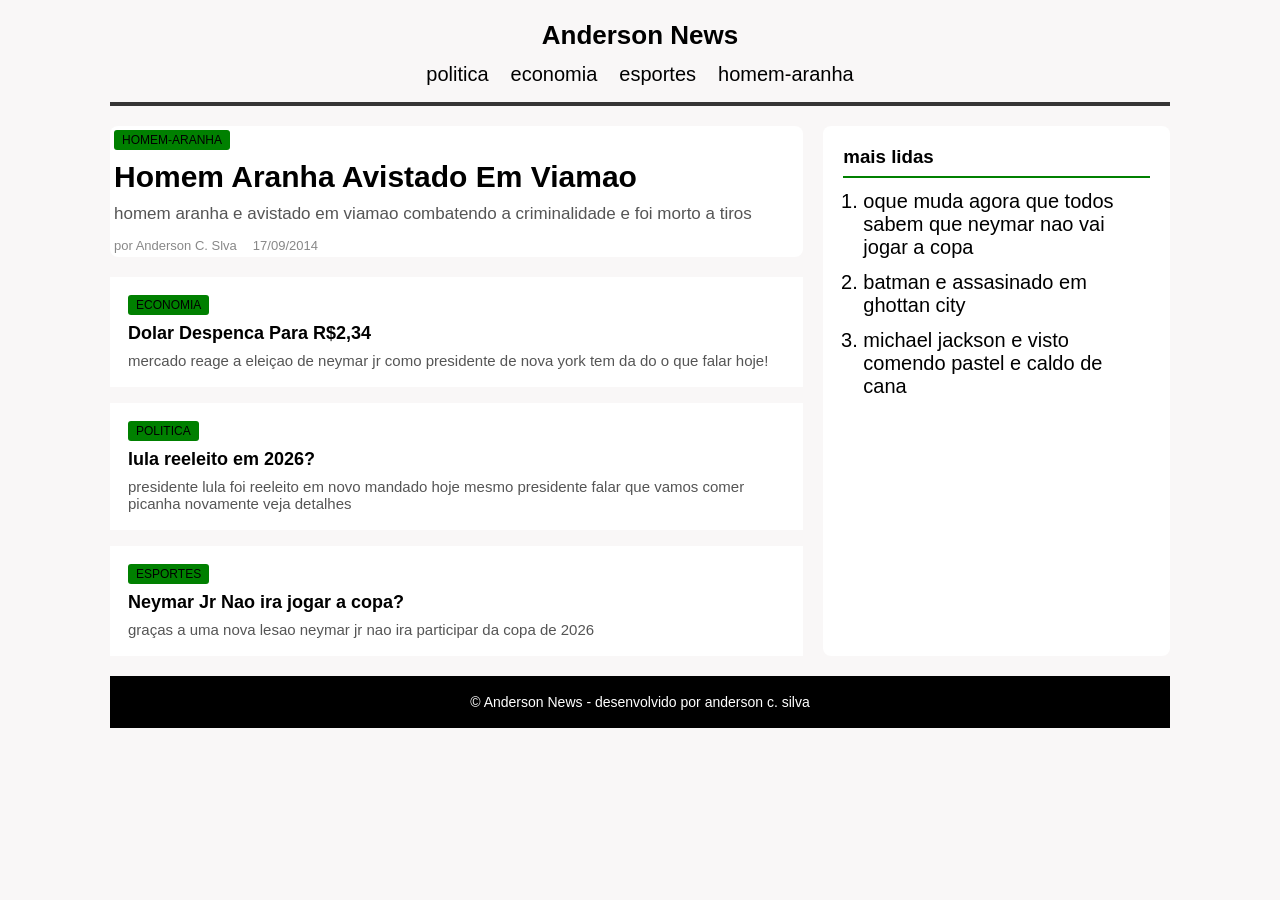
<file: aula/index.html>
<!DOCTYPE html>
<html lang="pt-BR">
<head>
    <meta charset="UTF-8">
    <meta name="viewport" content="width=device-width, initial-scale=1.0">
    <link rel="stylesheet" href="style.css">
    <title>Anderson News</title>
</head>
<body>
    <header class="cabecalho">
        <div class="logo">
            Anderson News
        </div>
        <nav class="navegacao">
            <a href="#">politica</a>
            <a href="#">economia</a>
            <a href="#">esportes</a>
            <a href="materia.html">homem-aranha</a>
        </nav>
    </header>
    <main class="principal">
        <article class="destaque">
            <span class="categoria">
                homem-aranha
            </span>
            <h1>
                Homem Aranha Avistado Em Viamao
            </h1>
            <p class="resumo">
                homem aranha e avistado em viamao combatendo a criminalidade 
                e foi morto a tiros
            </p>
            <div class="meta">
                <span>
                    por Anderson C. Slva
                </span>
                <span>
                    17/09/2014
                </span>
            </div>
        </article>

        <section class="grade-noticias">
            <article class="cartao">
                <span class="categoria">economia</span>
                <h2>Dolar Despenca Para R$2,34</h2>
                <p>mercado reage a eleiçao de neymar jr como presidente de nova york tem da do o que falar hoje!</p>
            </article>

               <article class="cartao">
                <span class="categoria">politica</span>
                <h2>lula reeleito em 2026?</h2>
                <p>presidente lula foi reeleito em novo mandado hoje mesmo presidente
                     falar que vamos comer picanha novamente veja detalhes</p>
            </article>

               <article class="cartao">
                <span class="categoria">esportes</span>
                <h2>Neymar Jr Nao ira jogar a copa?</h2>
                <p>graças a uma nova lesao neymar jr nao ira participar da copa de 2026</p>
            </article>
        </section>
    </main>

    <aside class="menu-lateral">
        <h3>mais lidas</h3>
        <ol>
            <li>oque muda agora que todos sabem que neymar nao vai jogar a copa</li>
            <li>batman e assasinado em ghottan city</li>
            <li>michael jackson e visto comendo pastel e caldo de cana</li>
        </ol>
    </aside>
    <footer class="rodape">
        <p>&copy; Anderson News - desenvolvido por anderson c. silva</p>
    </footer>
</body>
</html>
</file>
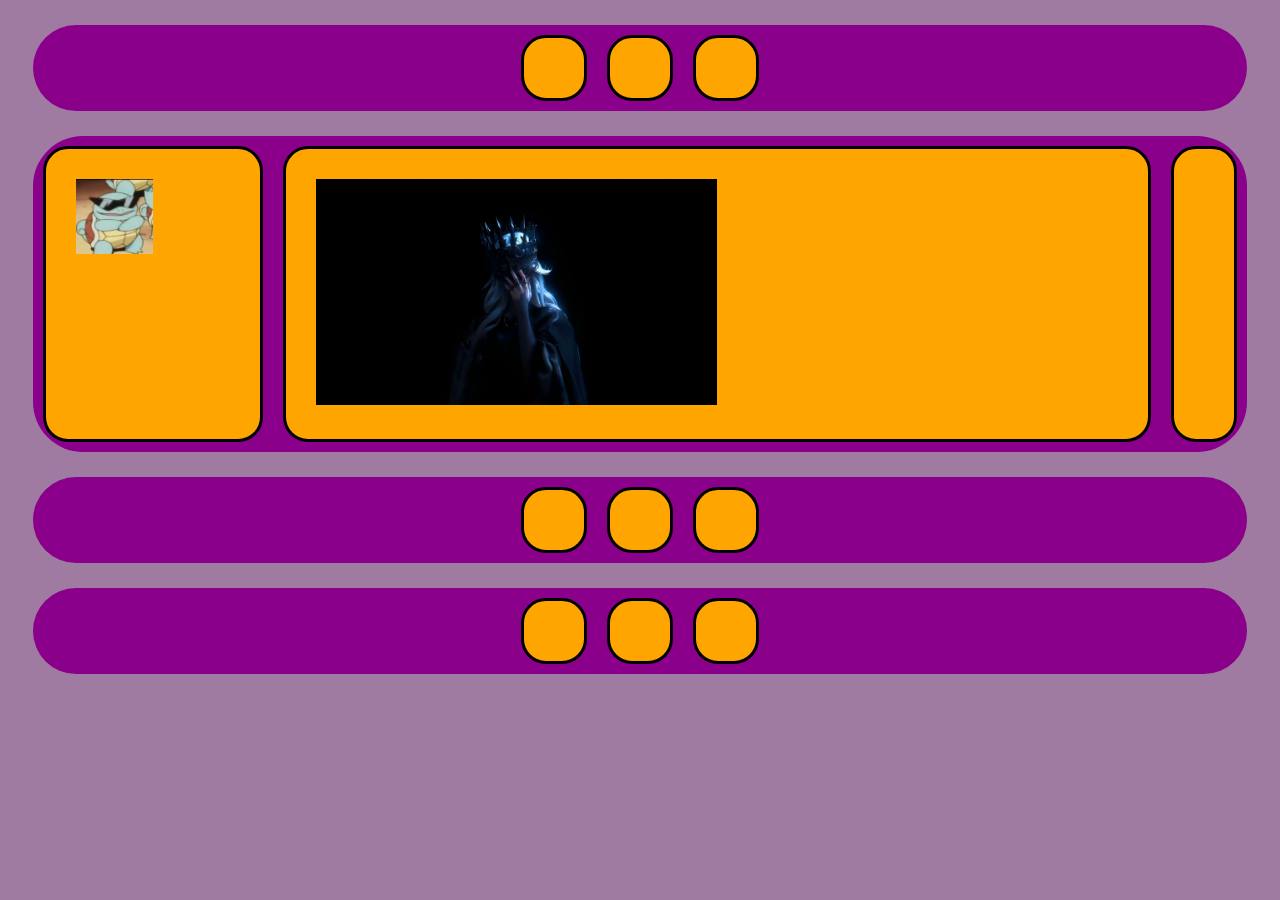
<file: aula18/index.html>
<!DOCTYPE html>
<html lang="pt -BR">
<head>
    <meta charset="UTF-8">
    <meta name="viewport" content="width=device-width, initial-scale=1.0">
    <link rel="stylesheet" href="style.css">
    <title>flexbox</title>
</head>
<body>
    <table>
    <div class="container">
        <div class="caixa"></div>
        <div class="caixa"></div>
        <div class="caixa"></div>
    </div>
    
      <div class="container2">
        <div class="caixa1"><img src="/assets/poke.jpg" alt=""></div>
        <div class="caixa1"><img src="/assets/foto.jpg" alt=""></div>
        <div class="caixa1"></div>
    </div>
     <div class="container">
        <div class="caixa"></div>
        <div class="caixa"></div>
        <div class="caixa"></div>
    </div>
    
      <div class="container3">
        <div class="caixa1"></div>
        <div class="caixa1"></div>
        <div class="caixa1"></div>
    </div>
    </table>
</body>
</html>
</file>
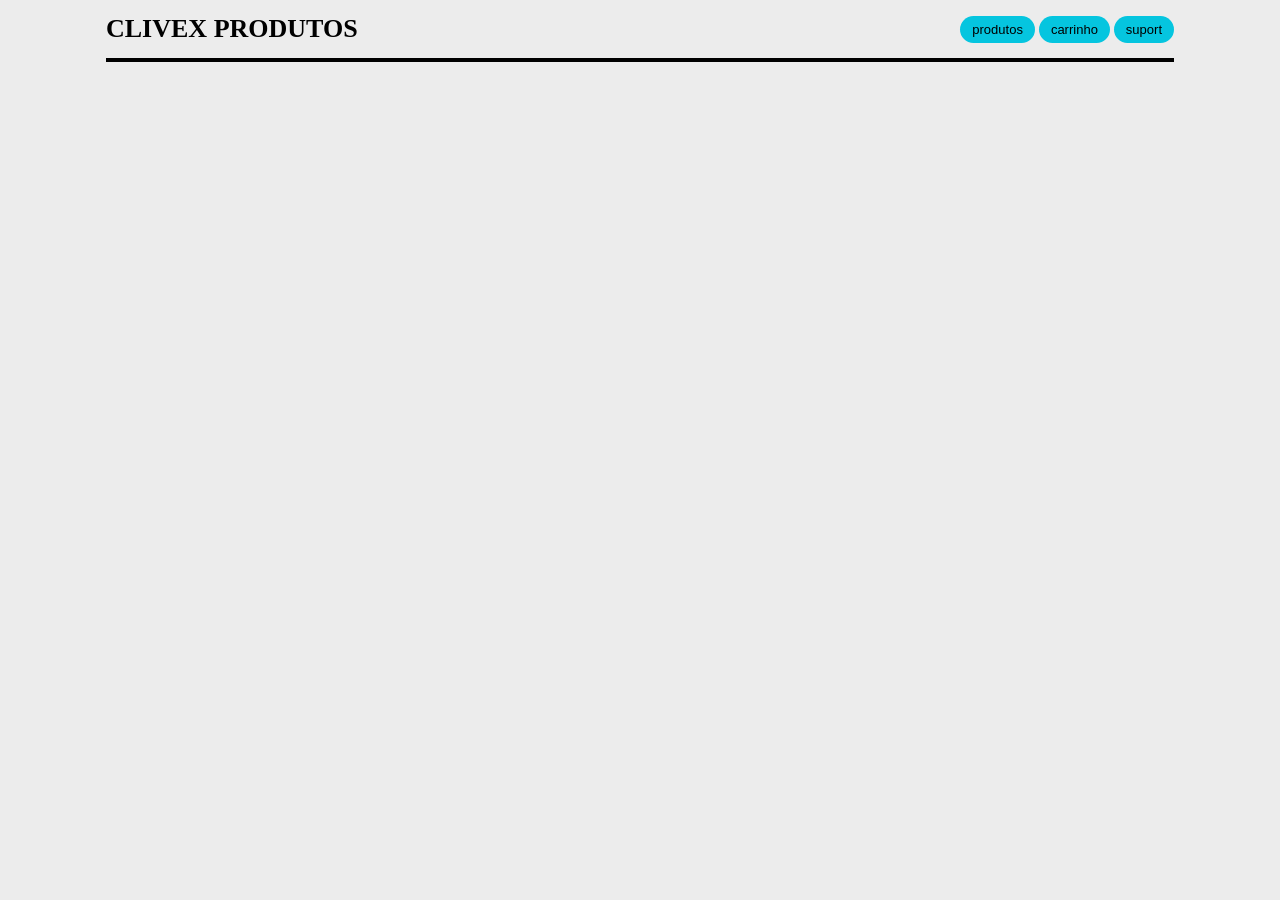
<file: todasasaulas/testes/index.html>
<!DOCTYPE html>
<html lang="en">
<head>
    <meta charset="UTF-8">
    <meta name="viewport" content="width=device-width, initial-scale=1.0">
    <link rel="stylesheet" href="style.css">
    <title>clivex</title>
</head>
<body>
    <header class="cabecalho">
        <div class="logo">
            CLIVEX PRODUTOS
        </div>
        <nav class="navegaçao">
            <a href="#">produtos</a>
            <a href="#">carrinho</a>
            <a href="#">suport</a>
        </nav>
    </header>
</body>
</html>
</file>
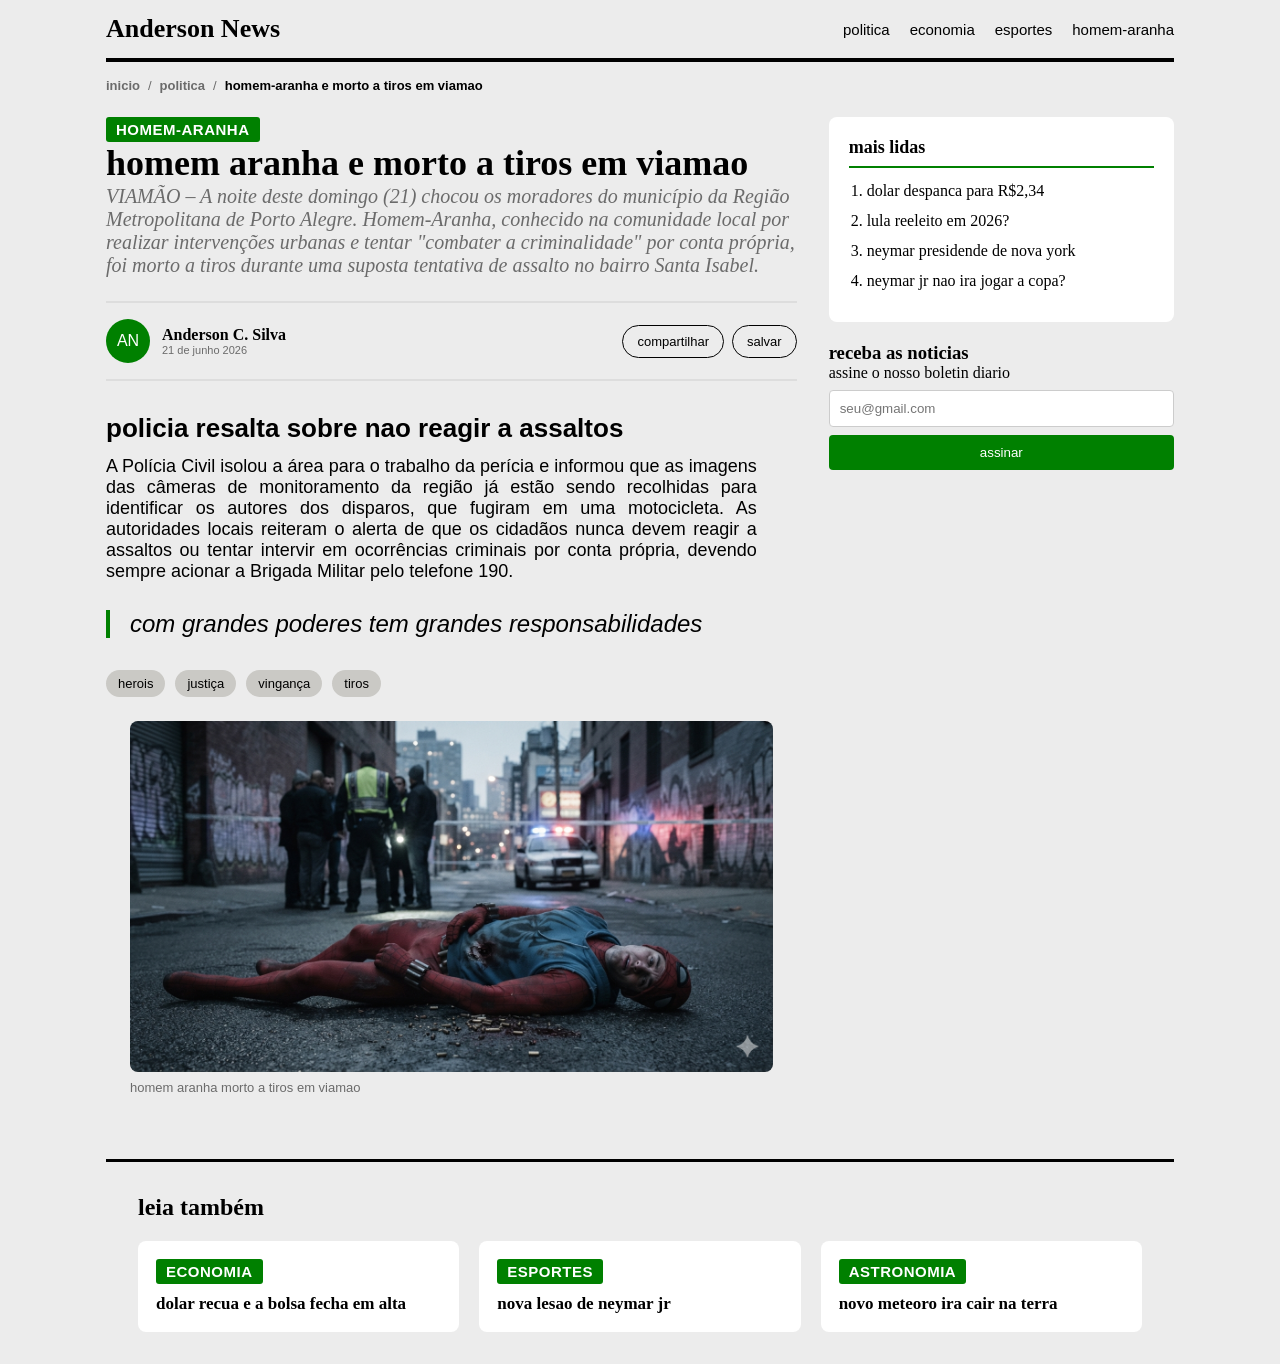
<file: aula/materia.html>
<!DOCTYPE html>
<html lang="pt-BR">
<head>
    <meta charset="UTF-8">
    <meta name="viewport" content="width=device-width, initial-scale=1.0">
    <title>homem aranha e morto a tiros em viamao</title>
    <link rel="stylesheet" href="materia.css">
</head>
<body>
    <header class="cabecalho">
        <a href="index.html" class="logo">Anderson News</a>
        <nav class="navegacao">
            <a href="#">politica</a>
            <a href="#">economia</a>
            <a href="#">esportes</a>
            <a href="#">homem-aranha</a>
        </nav>
    </header>
    <nav class="trilha">
        <a href="index.html">inicio</a>
        <span>/</span>
        <a href="#">politica</a>
        <span>/</span>
        <span class="atual">homem-aranha e morto a tiros em viamao</span>
    </nav>

    <div class="conteudo">
        <article class="materia">
            <span class="categoria">Homem-Aranha</span>
            <h1>homem aranha e morto a tiros em viamao</h1>
            <p class="linha-fina">
                VIAMÃO – A noite deste domingo (21) chocou os moradores
                 do município da Região Metropolitana de Porto Alegre.
                 Homem-Aranha, conhecido na comunidade
                 local por realizar intervenções urbanas e tentar "combater a 
                 criminalidade" por conta própria, foi morto a tiros durante 
                 uma suposta tentativa de assalto no bairro Santa Isabel.
            </p>
            <div class="autor">
                <div class="avatar">AN</div>
                <div>
                    <strong>Anderson C. Silva</strong>
                    <span class="data">21 de junho 2026 </span>
                </div>
                <div class="compartilhar">
                    <button>compartilhar</button>
                    <button>salvar</button>
                </div>
            </div>

            <div class="texto">
                <h2>policia resalta sobre nao reagir a assaltos</h2><p>
                A Polícia Civil isolou a área para
                 o trabalho da perícia e informou que as imagens 
                 das câmeras de monitoramento da região já estão 
                 sendo recolhidas para identificar os autores dos 
                 disparos, que fugiram em uma motocicleta. As 
                 autoridades locais reiteram o alerta de que os 
                 cidadãos nunca devem reagir a assaltos ou tentar 
                 intervir em ocorrências criminais por conta
                  própria, devendo sempre acionar a Brigada 
                  Militar pelo telefone 190.
            </p>
            <blockquote>com grandes poderes tem grandes responsabilidades</blockquote>
        </div>
        <div class="tags">
            <a href="#">herois</a>
            <a href="#">justiça</a>
            <a href="#">vingança</a>
            <a href="#">tiros</a> 
        </div>
            <figure class="imagem-destaque">
            <img src="assets/miranha.png" alt="miranha">
            <Figcaption>homem aranha morto a tiros em viamao</Figcaption>
        </figure>
        </article>
        <aside class="menu-lateral">
            <div class="caixa">
                <h3>mais lidas</h3>
                <ol>
                    <li>dolar despanca para R$2,34</li>
                    <li>lula reeleito em 2026?</li>
                    <li>neymar presidende de nova york</li>
                    <li>neymar jr nao ira jogar a copa?</li>
                </ol>
            </div>
            <div class="caixa-new">
                <h3>receba as noticias</h3>
                <p>assine o nosso boletin diario</p>
                <input type="email" placeholder="seu@gmail.com">
                <button>assinar</button>
            </div>
        </aside>
    </div>

    <section class="relacionados">
        <h2>leia também</h2>
        <div class="grade">
            <article class="cartao">
                <span class="categoria">economia</span>
                <h3>dolar recua e a bolsa fecha em alta</h3>
            </article>

            <article class="cartao">
                <span class="categoria">esportes</span>
                <h3>nova lesao de neymar jr</h3>
            </article>

            <article class="cartao">
                <span class="categoria">astronomia</span>
                <h3>novo meteoro ira cair na terra</h3>
            </article>
        </div>
    </section>

    <footer class="rodape"></footer>
</body>
</html>
</file>
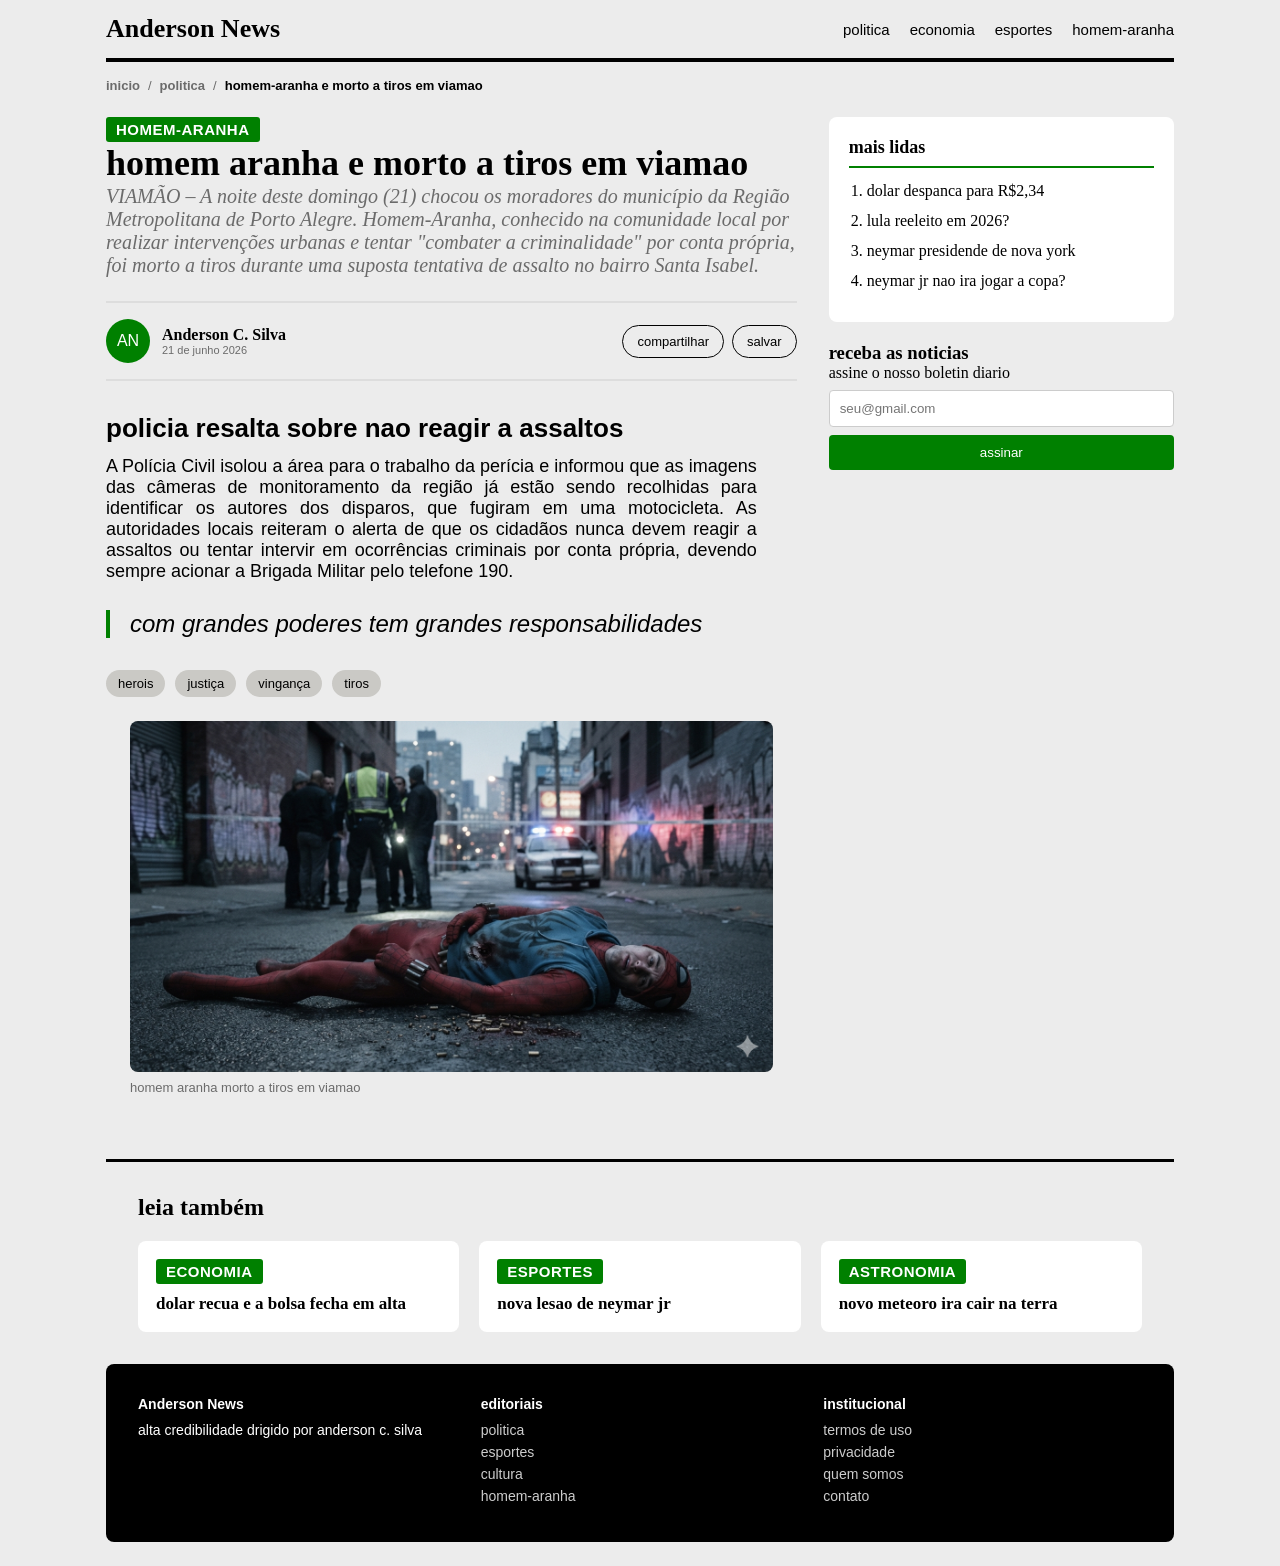
<file: todasasaulas/aula/materia.html>
<!DOCTYPE html>
<html lang="pt-BR">
<head>
    <meta charset="UTF-8">
    <meta name="viewport" content="width=device-width, initial-scale=1.0">
    <title>homem aranha e morto a tiros em viamao</title>
    <link rel="stylesheet" href="materia.css">
</head>
<body>
    <header class="cabecalho">
        <a href="index.html" class="logo">Anderson News</a>
        <nav class="navegacao">
            <a href="#">politica</a>
            <a href="#">economia</a>
            <a href="#">esportes</a>
            <a href="#">homem-aranha</a>
        </nav>
    </header>
    <nav class="trilha">
        <a href="index.html">inicio</a>
        <span>/</span>
        <a href="#">politica</a>
        <span>/</span>
        <span class="atual">homem-aranha e morto a tiros em viamao</span>
    </nav>

    <div class="conteudo">
        <article class="materia">
            <span class="categoria">Homem-Aranha</span>
            <h1>homem aranha e morto a tiros em viamao</h1>
            <p class="linha-fina">
                VIAMÃO – A noite deste domingo (21) chocou os moradores
                 do município da Região Metropolitana de Porto Alegre.
                 Homem-Aranha, conhecido na comunidade
                 local por realizar intervenções urbanas e tentar "combater a 
                 criminalidade" por conta própria, foi morto a tiros durante 
                 uma suposta tentativa de assalto no bairro Santa Isabel.
            </p>
            <div class="autor">
                <div class="avatar">AN</div>
                <div>
                    <strong>Anderson C. Silva</strong>
                    <span class="data">21 de junho 2026 </span>
                </div>
                <div class="compartilhar">
                    <button>compartilhar</button>
                    <button>salvar</button>
                </div>
            </div>

            <div class="texto">
                <h2>policia resalta sobre nao reagir a assaltos</h2><p>
                A Polícia Civil isolou a área para
                 o trabalho da perícia e informou que as imagens 
                 das câmeras de monitoramento da região já estão 
                 sendo recolhidas para identificar os autores dos 
                 disparos, que fugiram em uma motocicleta. As 
                 autoridades locais reiteram o alerta de que os 
                 cidadãos nunca devem reagir a assaltos ou tentar 
                 intervir em ocorrências criminais por conta
                  própria, devendo sempre acionar a Brigada 
                  Militar pelo telefone 190.
            </p>
            <blockquote>com grandes poderes tem grandes responsabilidades</blockquote>
        </div>
        <div class="tags">
            <a href="#">herois</a>
            <a href="#">justiça</a>
            <a href="#">vingança</a>
            <a href="#">tiros</a> 
        </div>
            <figure class="imagem-destaque">
            <img src="assets/miranha.png" alt="miranha">
            <Figcaption>homem aranha morto a tiros em viamao</Figcaption>
        </figure>
        </article>
        <aside class="menu-lateral">
            <div class="caixa">
                <h3>mais lidas</h3>
                <ol>
                    <li>dolar despanca para R$2,34</li>
                    <li>lula reeleito em 2026?</li>
                    <li>neymar presidende de nova york</li>
                    <li>neymar jr nao ira jogar a copa?</li>
                </ol>
            </div>
            <div class="caixa-new">
                <h3>receba as noticias</h3>
                <p>assine o nosso boletin diario</p>
                <input type="email" placeholder="seu@gmail.com">
                <button>assinar</button>
            </div>
        </aside>
    </div>

    <section class="relacionados">
        <h2>leia também</h2>
        <div class="grade">
            <article class="cartao">
                <span class="categoria">economia</span>
                <h3>dolar recua e a bolsa fecha em alta</h3>
            </article>

            <article class="cartao">
                <span class="categoria">esportes</span>
                <h3>nova lesao de neymar jr</h3>
            </article>

            <article class="cartao">
                <span class="categoria">astronomia</span>
                <h3>novo meteoro ira cair na terra</h3>
            </article>
        </div>
    </section>

    <footer class="rodape">
        <div class="coluna"> 
            <h4><strong>Anderson News</strong></h4>
            <p>alta credibilidade drigido por 
             anderson c. silva</p>
        </div>
        <div class=" coluna">
            <h4>editoriais</h4>
            <a href="#">politica</a>
            <a href="#">esportes</a>
            <a href="#">cultura</a>
            <a href="#">homem-aranha</a>
        </div>
        <div class="coluna">
            <h4>institucional</h4>
            <a href="#">termos de uso</a>
            <a href="#">privacidade</a>
            <a href="#">quem somos</a>
            <a href="#">contato</a>
        </div>
    </footer>
</body>
</html>
</file>
<file: aula/style.css>
* {
    margin: 0;
    padding: 0;
    /* border: 1px solid gray; */
    box-sizing: border-box;
}

body {
    font-family: 'Trebuchet MS', 'Lucida Sans Unicode', 'Lucida Grande', 'Lucida Sans', Arial, sans-serif;
    color: black;
    background-color: rgb(249, 247, 247);
    /* border: 1px solid gray; */

    display: grid;
    grid-template-columns: 2fr 1fr;
    grid-template-areas:
    "cabecalho cabecalho"
    "principal menu-lateral"
    "rodape rodape";
    gap: 20px;

    max-width: 1100px;
    margin: 0 auto;
    padding: 20px;
}

.cabecalho {grid-area: cabecalho;}
.principal {grid-area: principal;}
.menu-lateral {grid-area: menu-lateral}
.rodape {grid-area: rodape;}

.cabecalho {
    display: flex;
    border-bottom: 4px solid rgb(54, 53, 53);
    justify-content: space-between;
    align-items: center;
    padding-bottom: 16px;

}
.logo {
    font-size: 26px;
    font-weight: bold;
}
.navegacao {
    display: flex;
    gap: 22px;
}

.navegacao a {
    text-decoration: none;
    color: black;
    font-family: Arial;
    font-size: 20px;
}

.navegacao a:hover {
    color: rgb(68, 201, 86); 
}
.destaque{
    background-color: white;
    padding: 4px;
    border-radius: 8px;
}

.destaque h1 {
    font-size: 30px;
    margin: 10px 0;

}

.resumo {
    color: #555;
    font-size: 17px;

}
.categoria {
    display: inline-block;
    background-color: green;
    font-family: arial;
    font-size: 12px;
    text-transform: uppercase;
    padding: 3px 8px;
    border-radius: 3px;
}

.meta {
    display: flex;
    gap: 16px;
    margin-top: 14px;
    font-family: Arial, Helvetica, sans-serif;
    font-size: 13px;
    color: #888;
    
}

.grade-noticias {
    display: grid;
    grid-template-columns:
    repeat(autofit, minmax(220px, 1fr));
    gap: 16px;
    margin-top: 20px;
}
.cartao{
    background-color: #fff;
    padding: 18px;

}

.cartao h2 {
    font-size: 18px;
    margin: 8px 0;
}

.cartao p {
    font-size: 15px;
    color: #555;
}

.menu-lateral {
    background-color: #fff;
    padding: 20px;
    border-radius: 8px;
    
}

.menu-lateral h3{
    border-bottom: 2px solid green;
    padding-bottom: 8px;
    margin-bottom: 12px;
}

.menu-lateral ol {
    padding-left: 20px;
}

.menu-lateral li {
    margin-bottom: 12px;
    font-size: 20px;

}

.rodape {
    background-color: black;
    color: #fff;
    text-align: center;
    padding: 18px;
    border: 8px;
    font-family: Arial, Helvetica, sans-serif;
    font-size: 14px;
}
@media (max-width: 768px) {
    body {
        grid-template-columns: 1fr;
        grid-template-areas:
        "cabecalho"
        "principal"
        "menu-lateral"
        "rodape"
    }
}

.cabecalho {
    flex-direction: column;
    gap: 12px
}
</file>
<file: aula18/style.css>
.caixa{
    background-color: orange;
    padding: 30px;
    margin: 10px;
    border-radius: 25px;
    border: 3px solid rgb(0, 0, 0);
}
.container{
    display: flex;
    flex-direction: row;
    background-color: darkmagenta;
    justify-content: center;
    border-radius: 50px;
}
.caixa1{
    background-color: orange;
    padding: 30px;
    margin: 10px;
    border-radius: 25px;
    border: 3px solid rgb(0, 0, 0);
}
.container2{
    display: flex;
    flex-direction: row;
    background-color: darkmagenta;
    justify-content: center;
    border-radius: 50px;
}
.container3{
    display: flex;
    flex-direction: row;
    background-color: darkmagenta;
    justify-content: center;
    border-radius: 50px;
}
img{
    width: 50%;
}
div{
        margin: 25px;
}
body{
    background-color: rgba(94, 31, 97, 0.593);
}
</file>
<file: todasasaulas/testes/style.css>
:root {
    --cord-destaque: green;
    --cor-texto: #000000;
    --cor-suave: #6b6b6b;
    --cor-fundo: #ececec;
    --cor-card: #ffffff;
    --font-corpo: 'Trebuchet MS', 'Lucida Sans Unicode', 'Lucida Grande', 'Lucida Sans';
    --font-ui: Arial, Helvetica, sans-serif;
    --raio: 8px
}

body {
    font-family: var(--font-corpo);
    color: var(--cor-texto);
    background-color: var(--cor-fundo);
    max-width: 1100px;
    margin: 0 auto;
    padding: 0 16px;
}

* {
 margin: 0;
    padding: 0;
    box-sizing: border-box;
}


.cabecalho {
 display: flex;
    justify-content: space-between;
    align-items: center;
    padding: 14px 0;
    border-bottom: 4px solid var(--cor-texto);
    background-color: var(--cor-fundo);
    position: sticky;
    top: 0;
    z-index: 10;
}

.logo {
      font-size: 26px;
    font-weight: bold;
    color: var(--cor-texto);
    text-decoration: none;
}

.navegacao a {
    font-family: var(--font-ui);
    font-size: 15px;
    color: var(--cor-texto);
    text-decoration: none;
}
.cabecalho a {
      font-family: var(--font-ui);
    font-size: 13px;
    background: #05c5df;
    color: var(--cor-texto); 
    padding: 6px 12px;
    border-radius: 16px;
    text-decoration: none;
}
</file>
<file: aula/materia.css>
:root {
    --cord-destaque: green;
    --cor-texto: #000000;
    --cor-suave: #6b6b6b;
    --cor-fundo: #ececec;
    --cor-card: #ffffff;
    --font-corpo: 'Trebuchet MS', 'Lucida Sans Unicode', 'Lucida Grande', 'Lucida Sans';
    --font-ui: Arial, Helvetica, sans-serif;
    --raio: 8px
}

* {
    margin: 0;
    padding: 0;
    box-sizing: border-box;
}

body {
    font-family: var(--font-corpo);
    color: var(--cor-texto);
    background-color: var(--cor-fundo);
    max-width: 1100px;
    margin: 0 auto;
    padding: 0 16px;
}

.cabecalho {
    display: flex;
    justify-content: space-between;
    align-items: center;
    padding: 14px 0;
    border-bottom: 4px solid var(--cor-texto);
    background-color: var(--cor-fundo);
    position: sticky;
    top: 0;
    z-index: 10;
}

.logo {
    font-size: 26px;
    font-weight: bold;
    color: var(--cor-texto);
    text-decoration: none;
}

.navegacao {
    display: flex;
    gap: 20px;

}

.navegacao a {
    font-family: var(--font-ui);
    font-size: 15px;
    color: var(--cor-texto);
    text-decoration: none;
}

.navegacao a:hover {
    color: var(--cord-destaque);

}

.trilha {
    display: flex;
    gap: 8px;
    align-items: center;
    font-family: var(--font-ui);
    font-size: 13px;
    color: var(--cor-suave);
    padding: 16px 0;

}

.trilha a {
    color: var(--cor-suave);
    text-decoration: none;
    font-weight: bold;
}

.trilha a:hover {
    color: var(--cord-destaque);
}

.trilha .atual {
    color: var(--cor-texto);
    font-weight: bold;
}

.conteudo {
    display: grid;
    grid-template: 2fr 1fr;
    gap: 32px;
    align-items: start;
    padding: 8px 0 40px;
    grid-template-columns: 2fr 1fr;
    

}

.categoria {
    display: inline-block;
    background-color: var(--cord-destaque);
    color: #ffffff;
    font-family: var(--font-ui);
    font-size: 15px;
    text-transform: uppercase;
    letter-spacing: 0.5px;
    padding: 4px 10px;
    border-radius: 3px;
    font-weight: bold;
}

.materia h1 {
    font-size: 36px;
    line-height: 1.2;
    margin-top: 14px 0;

}

.linha-fina {
    font-size: 20px;
    color: var(--cor-suave);
    font-style: italic;
}

.autor {
    display: flex;
    align-items: center;
    gap: 12px;
    margin: 24px 0;
    padding: 16px 0;
    border-top: 2px solid #ddd;
    border-bottom: 2px solid #ddd;
}

.avatar {
    width: 44px;
    height: 44px;
    border-radius: 50%;
    background-color: green;
    color: #ffffff;
    display: flex;
    font-family: var(--font-ui);
    align-items: center;
    justify-content: center;
}

.autor .data {
    display: block;
    font-family: var(--font-ui);
    font-size: 11px;
    color: var(--cor-suave)
}

.compartilhar {
    margin-left: auto;
    display: flex;
    gap: 8px;
}

.compartilhar button {
    font-family: var(--font-ui);
    font-size: 13px;
    padding: 8px 14px;
    border: 1px solid var(--cor-texto);
    background: none;
    border-radius: 20px;
    cursor: pointer;
}

.compartilhar button:hover {
    background-color: var(--cord-destaque);
    color: #ffffff;
    font-weight: bold;

}

.imagem-destaque {
    margin: 24px;
}

.imagem-destaque img {
    width: 100%;
    border-radius: var(--raio);
    display: block;
}

.imagem-destaque figcaption {
    font-size: 13px;
    font-family: var(--font-ui);
    color: var(--cor-suave);
    margin-top: 8px;
}

.texto {
    font-family: var(--font-ui);
    max-width: 65ch;
    font-size: 18px;
    text-align: justify;

}

.texto p {margin-bottom: 20px;}

.texto h2 {font-size: 26px; margin: 32px 0 12px}


.texto blockquote {
    border-left: 4px solid var(--cord-destaque);
    border-radius: 0;
    padding-left: 20px;
    margin: 28px 0;
    font-size: 24px;
    font-style: italic;
}

.tags {
    display: flex;
    flex-wrap: wrap;
    gap: 10px;
    margin-top: 32px;
}

.tags a {
    font-family: var(--font-ui);
    font-size: 13px;
    background: #cac9c5;
    color: var(--cor-texto); 
    padding: 6px 12px;
    border-radius: 16px;
    text-decoration: none;
}

.menu-lateral{
    position: sticky;
    top: 90px;

}

.caixa{
    background: var(--cor-card);
    border-radius: var(--raio);
    padding: 20px;
    margin-bottom: 20px;

}

.caixa h3 {
    font-size: 18px;
    border-bottom: 2px solid var(--cord-destaque);
    padding-bottom: 8px;
    margin-bottom: 14px;

}

.caixa ol {padding-left: 18px;}
.caixa li {margin-bottom: 12px;}

.caixa-new input, .caixa-new button {
    width: 100%;
    font-family: var(--font-ui);
    padding: 10px;
    margin-top: 8px;
    border-radius: 4px;
    border: 1px solid #ccc;
}

.caixa-new button {
    background-color: var(--cord-destaque);
    color: #ffffff;
    border: none;
    cursor: pointer;
}

.relacionados {
    border-top: 3px solid var(--cor-texto);
    padding: 32px;

}

.relacionados h2 {
    font-size: 24px;
    margin-bottom: 20px;
}

.relacionados .grade {
    display: grid;
    grid-template-columns: repeat(auto-fit, minmax(220px, 1fr));
    gap: 20px;
}

.cartao {
    background-color: var(--cor-card);
    padding: 18px;
    border-radius: var(--raio);
}

.cartao h3{
    font-size: 17px;
    margin-top: 10px;
}
</file>
<file: todasasaulas/aula/materia.css>
:root {
    --cord-destaque: green;
    --cor-texto: #000000;
    --cor-suave: #6b6b6b;
    --cor-fundo: #ececec;
    --cor-card: #ffffff;
    --font-corpo: 'Trebuchet MS', 'Lucida Sans Unicode', 'Lucida Grande', 'Lucida Sans';
    --font-ui: Arial, Helvetica, sans-serif;
    --raio: 8px
}

* {
    margin: 0;
    padding: 0;
    box-sizing: border-box;
}

body {
    font-family: var(--font-corpo);
    color: var(--cor-texto);
    background-color: var(--cor-fundo);
    max-width: 1100px;
    margin: 0 auto;
    padding: 0 16px;
}

.cabecalho {
    display: flex;
    justify-content: space-between;
    align-items: center;
    padding: 14px 0;
    border-bottom: 4px solid var(--cor-texto);
    background-color: var(--cor-fundo);
    position: sticky;
    top: 0;
    z-index: 10;
}

.logo {
    font-size: 26px;
    font-weight: bold;
    color: var(--cor-texto);
    text-decoration: none;
}

.navegacao {
    display: flex;
    gap: 20px;

}

.navegacao a {
    font-family: var(--font-ui);
    font-size: 15px;
    color: var(--cor-texto);
    text-decoration: none;
}

.navegacao a:hover {
    color: var(--cord-destaque);

}

.trilha {
    display: flex;
    gap: 8px;
    align-items: center;
    font-family: var(--font-ui);
    font-size: 13px;
    color: var(--cor-suave);
    padding: 16px 0;

}

.trilha a {
    color: var(--cor-suave);
    text-decoration: none;
    font-weight: bold;
}

.trilha a:hover {
    color: var(--cord-destaque);
}

.trilha .atual {
    color: var(--cor-texto);
    font-weight: bold;
}

.conteudo {
    display: grid;
    grid-template: 2fr 1fr;
    gap: 32px;
    align-items: start;
    padding: 8px 0 40px;
    grid-template-columns: 2fr 1fr;

}

.categoria {
    display: inline-block;
    background-color: var(--cord-destaque);
    color: #ffffff;
    font-family: var(--font-ui);
    font-size: 15px;
    text-transform: uppercase;
    letter-spacing: 0.5px;
    padding: 4px 10px;
    border-radius: 3px;
    font-weight: bold;
}

.materia h1 {
    font-size: 36px;
    line-height: 1.2;
    margin-top: 14px 0;

}

.linha-fina {
    font-size: 20px;
    color: var(--cor-suave);
    font-style: italic;
}

.autor {
    display: flex;
    align-items: center;
    gap: 12px;
    margin: 24px 0;
    padding: 16px 0;
    border-top: 2px solid #ddd;
    border-bottom: 2px solid #ddd;
}

.avatar {
    width: 44px;
    height: 44px;
    border-radius: 50%;
    background-color: green;
    color: #ffffff;
    display: flex;
    font-family: var(--font-ui);
    align-items: center;
    justify-content: center;
}

.autor .data {
    display: block;
    font-family: var(--font-ui);
    font-size: 11px;
    color: var(--cor-suave)
}

.compartilhar {
    margin-left: auto;
    display: flex;
    gap: 8px;
}

.compartilhar button {
    font-family: var(--font-ui);
    font-size: 13px;
    padding: 8px 14px;
    border: 1px solid var(--cor-texto);
    background: none;
    border-radius: 20px;
    cursor: pointer;
}

.compartilhar button:hover {
    background-color: var(--cord-destaque);
    color: #ffffff;
    font-weight: bold;

}

.imagem-destaque {
    margin: 24px;
}

.imagem-destaque img {
    width: 100%;
    border-radius: var(--raio);
    display: block;
}

.imagem-destaque figcaption {
    font-size: 13px;
    font-family: var(--font-ui);
    color: var(--cor-suave);
    margin-top: 8px;
}

.texto {
    font-family: var(--font-ui);
    max-width: 65ch;
    font-size: 18px;
    text-align: justify;

}

.texto p {margin-bottom: 20px;}

.texto h2 {font-size: 26px; margin: 32px 0 12px}


.texto blockquote {
    border-left: 4px solid var(--cord-destaque);
    border-radius: 0;
    padding-left: 20px;
    margin: 28px 0;
    font-size: 24px;
    font-style: italic;
}

.tags {
    display: flex;
    flex-wrap: wrap;
    gap: 10px;
    margin-top: 32px;
}

.tags a {
    font-family: var(--font-ui);
    font-size: 13px;
    background: #cac9c5;
    color: var(--cor-texto); 
    padding: 6px 12px;
    border-radius: 16px;
    text-decoration: none;
}

.menu-lateral{
    position: sticky;
    top: 90px;

}

.caixa{
    background: var(--cor-card);
    border-radius: var(--raio);
    padding: 20px;
    margin-bottom: 20px;

}

.caixa h3 {
    font-size: 18px;
    border-bottom: 2px solid var(--cord-destaque);
    padding-bottom: 8px;
    margin-bottom: 14px;

}

.caixa ol {padding-left: 18px;}
.caixa li {margin-bottom: 12px;}

.caixa-new input, .caixa-new button {
    width: 100%;
    font-family: var(--font-ui);
    padding: 10px;
    margin-top: 8px;
    border-radius: 4px;
    border: 1px solid #ccc;
}

.caixa-new button {
    background-color: var(--cord-destaque);
    color: #ffffff;
    border: none;
    cursor: pointer;
}

.relacionados {
    border-top: 3px solid var(--cor-texto);
    padding: 32px;

}

.relacionados h2 {
    font-size: 24px;
    margin-bottom: 20px;
}

.relacionados .grade {
    display: grid;
    grid-template-columns: repeat(auto-fit, minmax(220px, 1fr));
    gap: 20px;
}

.cartao {
    background-color: var(--cor-card);
    padding: 18px;
    border-radius: var(--raio);
}

.cartao h3{
    font-size: 17px;
    margin-top: 10px;
}

.rodape {
    display: grid;
    grid-template-columns: repeat(3, 1fr);
    gap: 24px;
    background-color: var(--cor-texto);
    color: #ffffff;
    padding: 32px;
    border-radius: var(--raio);
    margin-bottom: 24px;
    font-family: var(--font-ui);
    font-size: 14px;
}

.rodape h4 {
    margin-bottom: 10px;
}


.rodape a {
    display: block;
    color: #ccc;
    text-decoration: none;
    margin-bottom: 6px;
}

.rodape a:hover {
    color: #ffffff;
}


@media (max-width: 820px){
    .conteudo {
        grid-template-columns: 1fr;
    }
    .menu-lateral {
        position: static;
    }
    .materia h1 {
        font-size: 28px;
    }
    .rodape{
        grid-template-columns: 1fr;
    }
    .cabecalho {
        flex-direction: column;
        gap: 10px;
    }
}
</file>
